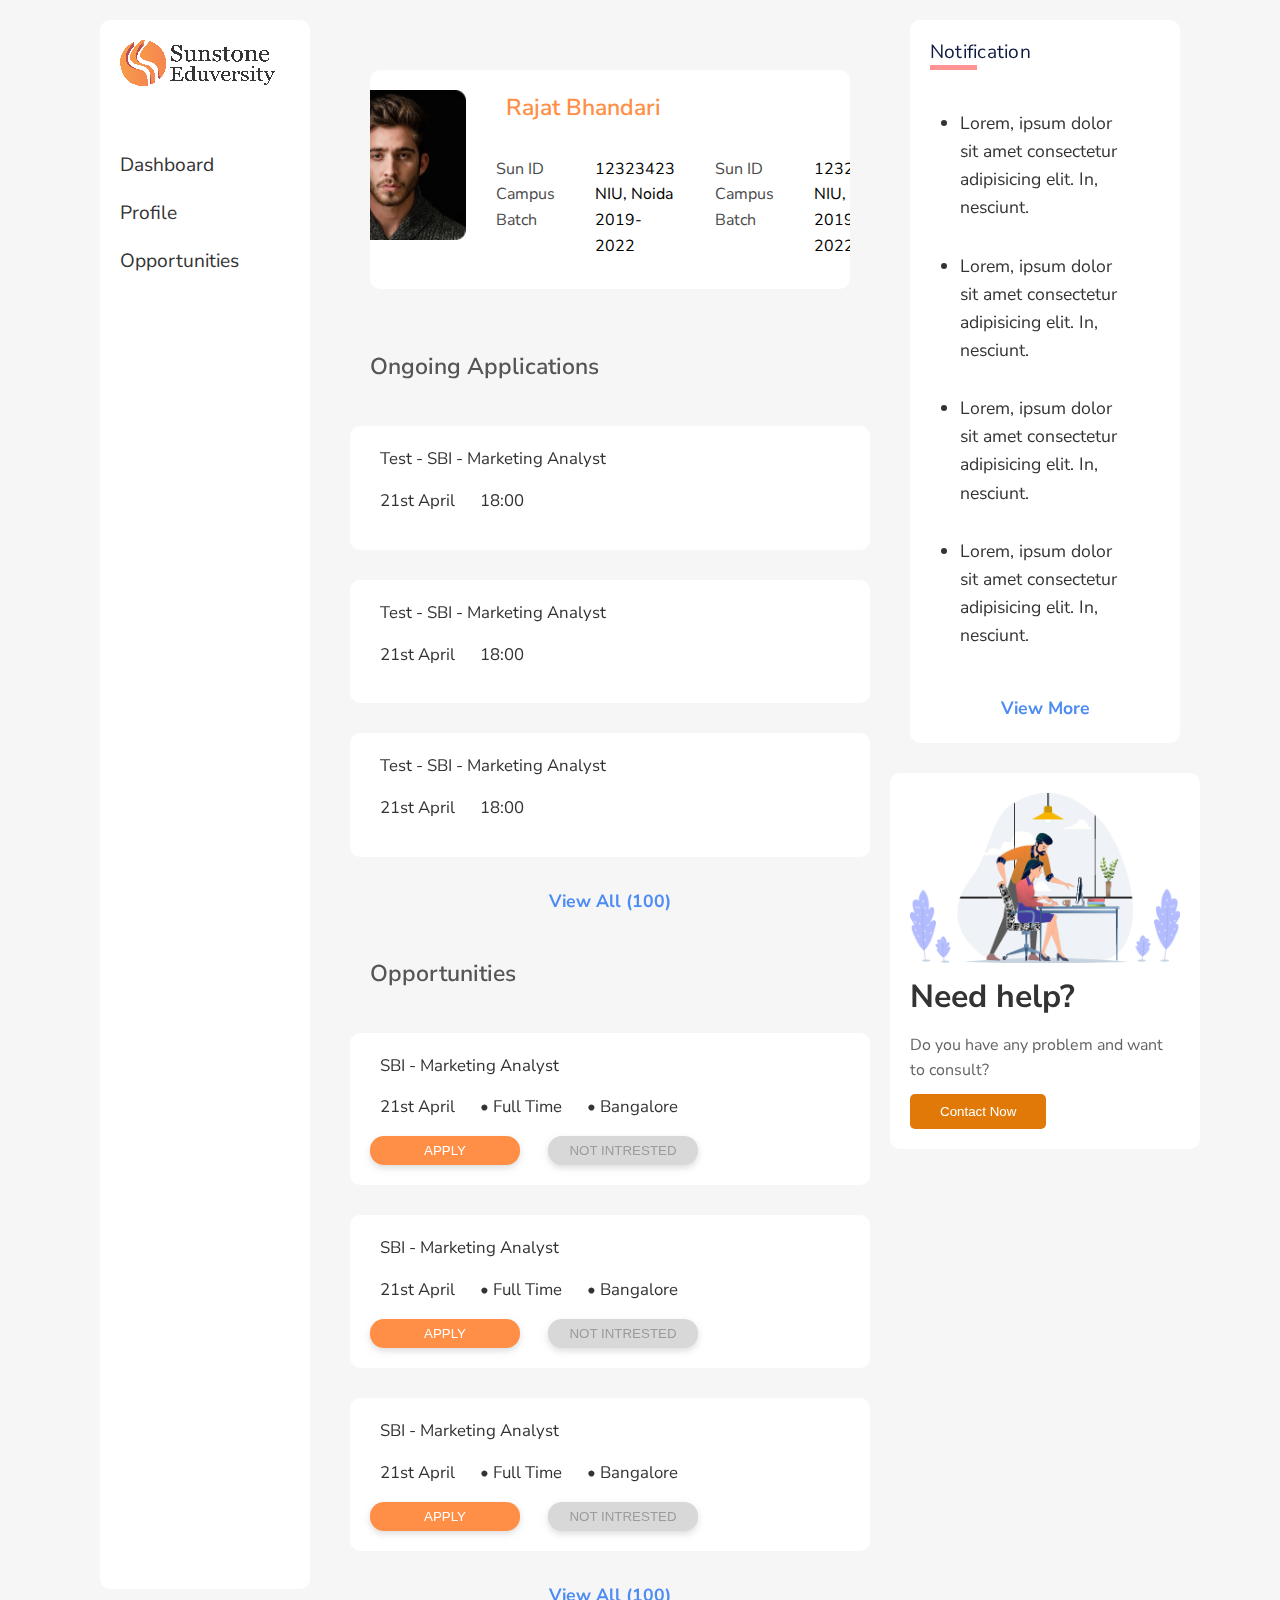
<file: index.html>
<!DOCTYPE html>
<html lang="en">

<head>
    <meta charset="UTF-8">
    <meta http-equiv="X-UA-Compatible" content="IE=edge">
    <meta name="viewport" content="width=device-width, initial-scale=1.0">
    <link rel="stylesheet" href="https://cdnjs.cloudflare.com/ajax/libs/font-awesome/6.1.1/css/all.min.css"
        integrity="sha512-KfkfwYDsLkIlwQp6LFnl8zNdLGxu9YAA1QvwINks4PhcElQSvqcyVLLD9aMhXd13uQjoXtEKNosOWaZqXgel0g=="
        crossorigin="anonymous" referrerpolicy="no-referrer" />
    <link rel="stylesheet" href="styles.css">
    <title>Profile</title>
</head>





<body>






    <!--                   Section 1 ------ Desktop                 -->

    <section class="desktop container">
        <div class="container grid grid-4">
            <div class="card navigation">
                <h1 class="lg"><img src="sunstone logo cdr 17 version.png" alt=""></h1>
                <a class="md" href=""><i class="fa-solid fa-house"></i>Dashboard</a>
                <a class="md" href=""><i class="fa-solid fa-user"></i>Profile</a>
                <a class="md" href=""><i class="fa-solid fa-suitcase"></i>Opportunities</a>

            </div>





            <!-- Intro -->
            <div class="intro">

                <div class="grid grid-5 container card">
                    <img class="pic" src="image.png" alt="">
                    <h1 class="name">Rajat Bhandari</h1>
                    <ul>

                        <li>Sun ID</li>
                        <li>Campus</li>
                        <li>Batch</li>
                    </ul>

                    <ul>
                        <li>12323423</li>
                        <li>NIU, Noida</li>
                        <li>2019-2022</li>
                    </ul>
                    <ul>
                        <li>Sun ID</li>
                        <li>Campus</li>
                        <li>Batch</li>
                    </ul>

                    <ul>
                        <li>12323423</li>
                        <li>NIU, Noida</li>
                        <li>2019-2022</li>
                    </ul>
                </div>




                <!--  Ongoing Applications  -->

                <h1 class="heading">Ongoing Applications</h1>
                <div class="card application">
                    <p>Test - SBI - Marketing Analyst</p>
                    <p><span><i class="fa-solid fa-calendar-days"></i>21st April</span><span><i
                                class="fa-solid fa-clock"></i>18:00</span>
                    </p>
                </div>
                <div class="card application">
                    <p>Test - SBI - Marketing Analyst</p>
                    <p><span><i class="fa-solid fa-calendar-days"></i>21st April</span><span><i
                                class="fa-solid fa-clock"></i>18:00</span>
                    </p>
                </div>
                <div class="card application">
                    <p>Test - SBI - Marketing Analyst</p>
                    <p><span><i class="fa-solid fa-calendar-days"></i>21st April</span><span><i
                                class="fa-solid fa-clock"></i>18:00</span>
                    </p>
                </div>
                <div class="text-center">
                    <a href="" class=" blue">View All (100)</a>
                </div>





                <!--  Opportunities  -->

                <h1 class="heading">Opportunities</h1>
                <div class="card application">
                    <p>SBI - Marketing Analyst</p>
                    <p><span>21st April</span>• Full Time<span><span></span>• Bangalore</span></p>
                    <button class="btn1">APPLY</button>
                    <button class="btn2">NOT INTRESTED</button>
                </div>

                <div class="card application">
                    <p>SBI - Marketing Analyst</p>
                    <p><span>21st April</span>• Full Time<span><span></span>• Bangalore</span></p>
                    <button class="btn1">APPLY</button>
                    <button class="btn2">NOT INTRESTED</button>
                </div>
                <div class="card application">
                    <p>SBI - Marketing Analyst</p>
                    <p><span>21st April</span>• Full Time<span><span></span>• Bangalore</span></p>
                    <button class="btn1">APPLY</button>
                    <button class="btn2">NOT INTRESTED</button>
                </div>
                <div class="text-center">
                    <a href="" class=" blue">View All (100)</a>
                </div>
            </div>
            <div>




                <!-- Notification -->

                <div class="card notification">
                    <p><span>Notifi</span>cation</p>
                    <ul>
                        <li>Lorem, ipsum dolor sit amet consectetur adipisicing elit. In, nesciunt.</li>
                        <li>Lorem, ipsum dolor sit amet consectetur adipisicing elit. In, nesciunt.</li>
                        <li>Lorem, ipsum dolor sit amet consectetur adipisicing elit. In, nesciunt.</li>
                        <li>Lorem, ipsum dolor sit amet consectetur adipisicing elit. In, nesciunt.</li>
                    </ul>
                    <div class="text-center">
                        <a href="" class=" blue">View More</a>
                    </div>
                </div>





                <!-- Help -->

                <div class="card help">
                    <img src="Group.png" alt="">
                    <h1>Need help?</h1>
                    <p>Do you have any problem and want to consult?</p>
                    <button class="btn">Contact Now</button>
                </div>
            </div>
    </section>





    <!--              Section 2 ----- Mobile                     -->

    <section class="mobile">





        <!--   Navbar    -->

        <div class="navbar">
            <div class="container flex">
                <h1 class="lg"><img src="sunstone logo cdr 17 version.png" alt=""></h1>
                <ul>
                    <li><a href=""><i class="fa-solid fa-bell"></i></a></li>
                    <li><a href=""><img class="user-pic" src="User-Pic.png" alt=""></a></li>
                </ul>
            </div>
        </div>





        <!--   Opportunities Card    -->

        <div class="Opportunities-card container grid text-center">
            <div class="card">
                <p>New</p>
                <p>Opportunities</p>
                <hr>
                <p class="number">24</p>
            </div>
            <div class="card">
                <p>Hot</p>
                <p>Opportunities</p>
                <hr>
                <p class="number">24</p>
            </div>

        </div>




        <!--   Ongoing Applications   -->

        <h1 class="heading">Ongoing Applications</h1>
        <div class="card application">
            <p>Test - SBI - Marketing Analyst</p>
            <p><span><i class="fa-solid fa-calendar-days"></i>21st April</span><span><i
                        class="fa-solid fa-clock"></i>18:00</span>
            </p>
        </div>
        <div class="card application">
            <p>Test - SBI - Marketing Analyst</p>
            <p><span><i class="fa-solid fa-calendar-days"></i>21st April</span><span><i
                        class="fa-solid fa-clock"></i>18:00</span>
            </p>
        </div>
        <div class="card application">
            <p>Test - SBI - Marketing Analyst</p>
            <p><span><i class="fa-solid fa-calendar-days"></i>21st April</span><span><i
                        class="fa-solid fa-clock"></i>18:00</span>
            </p>
        </div>
        <div class="text-center">
            <button class="btn1"> View All (100)</button>
        </div>




        <!--  Opportunities  -->

        <h1 class="heading">Opportunities</h1>
        <div class="card application">
            <p>SBI - Marketing Analyst</p>
            <p><span>21st April</span>• Full Time<span><span></span>• Bangalore</span></p>

        </div>

        <div class="card application">
            <p>SBI - Marketing Analyst</p>
            <p><span>21st April</span>• Full Time<span><span></span>• Bangalore</span></p>

        </div>
        <div class="card application">
            <p>SBI - Marketing Analyst</p>
            <p><span>21st April</span>• Full Time<span><span></span>• Bangalore</span></p>

        </div>
        <div class="text-center">
            <button class="btn1"> View All (100)</button>
        </div>
        </div>





        <!-- footer -->

        <footer class="container bottom flex">
            <a class="md" href=""><i class="fa-solid fa-house"></i></a>
            <a class="md" href=""><i class="fa-solid fa-user"></i></a>
            <a class="md" href=""><i class="fa-solid fa-suitcase"></i></a>

        </footer>
    </section>




</body>





</html>
</file>
<file: styles.css>
@import url('https://fonts.googleapis.com/css2?family=Nunito+Sans&display=swap');





:root {
    --primary-color: #E17908;
    --botton-background1: #FF8E46;
    --button-background2-color: #D8D8D8;
    --button-color2: ##9B9B9B;
}
* {
    box-sizing: border-box;
    padding: 0;
    margin: 0;
}
body {
    font-family: 'Nunito Sans', sans-serif;
    color: #333;
    background-color: #F6F6F6;
    line-height: 1.6;

}
ul {
    list-style-type: none;
}
a {
    text-decoration: none;
    color: #333;
}





/* Utilities */

.container{
    max-width: 1600px;
    margin: 0 auto;
    overflow: auto;
    padding: 0 40px;
}
.card {
    background-color: #fff;
    color: #333;
    border-radius: 10px;
    /* box-shadow: 0 3px 10px rgba(0,0,0,0.2); */
    padding: 20px;
    margin: 10px;
}
.grid {
    display: grid;
    grid-template-columns: repeat(2, 1fr);
    gap:20px;
    justify-content: center;
    height: auto;
}
.flex {
    display: flex;
    /* justify-content: center; */
    align-items: center;
    height: 100%;
}
.card{
    margin: 20px;
}

i{
    width: 32px;
}
.grid-3{
    grid-template-columns: repeat(3, 1fr);
}
.grid-4{
    grid-template-columns: repeat(4, 1fr);
}
.grid-5{
    grid-template-columns: repeat(5, 1fr);
}
.text-center {
    text-align: center;
}

.sm{
    font-size: 1rem;
}

.md{
    font-size: 1.3rem;
}

.lg{
    font-size: 2rem;
}
.xl {
    font-size: 2.5rem
}





/*                              Desktop */





/* Buttons */

.btn {
    padding: 10px 30px;
    cursor: pointer;
    background-color: var(--primary-color);
    color: #fff;
    border: none;
    border-radius: 5px;
    
}
.btn1{
    height: 29px;
    width: 150px;
    cursor: pointer;
    background-color: var(--botton-background1);
    color: #fff;
    border: none;
    border-radius: 14px;
    box-shadow: 0 3px 6px 0 rgba(190,190,190,0.5);
    margin-right: 24px;

}
.btn2{
    height: 29px;
    width: 150px;
    cursor: pointer;
    background-color: var(--button-background2-color);
    color: var(--button-color2);
    color:  #9B9B9B;
    border: none;
    border-radius: 14px;
    box-shadow: 0 3px 6px 0 rgba(190,190,190,0.5);
}
.btn:hover{
    transform: scale(0.98);
}
.btn1:hover{
    transform: scale(0.98);
}
.btn2:hover{
    transform: scale(0.98);
}





/* Navigation */

.navigation a{
    line-height: 2.5;
    display: block;
    font-size: 1.2rem;
}
.navigation a:nth-of-type(1){
    margin-top:40px ;
}
.navigation a:hover{
    color: #FF8E46;
}
.blue{
    font-size: 1.1rem;
    color: #4D8CF4;
    font-weight: 700;
    line-height: 1.6;
}





/* Notification */

.notification ul{
    list-style-type: disc;
    font-size: 1.1rem;
    padding: 30px
}
.notification li{
    line-height: 1.6;
    padding: 15px 0;
}
.notification h1{
    padding-bottom: 5px;
}
.notification p:nth-of-type(1){
    height: 24px;
    width: 108px;
    color: #0E1B42;
    font-size: 19.2px;
    letter-spacing: 0.24px;
    line-height: 24px;
    padding-bottom: 0;
}
.notification span:nth-of-type(1){
    border-bottom: 5px solid #FF9292;
}





/* Help */

.help img{
    width: 270px;
    height: 170px;
}
.help p{
    color: #222;
    opacity: .7;
    padding: 10px 0;
}
.help {
    margin: 30px 0;
}





/* Intro */

.intro{
    grid-column: 2/ span 2;
    font-size: 1rem;
    padding-top: 50px;
}
.intro h1{
    grid-column: 2/span 4;
    font-size: 23px;
    padding-left: 20px;
    font-weight: 600;
    color: #555;
}
.intro ul:nth-of-type(odd){
    color:#4A4A4A;
}

.intro ul:nth-of-type(even){
    color:#000;
}
.intro ul{
    padding: 10px;
}
.intro .name{
    color: #FF8E46;
}
.intro .pic{
    width: 150px;
    grid-row: 1/ span 2;
}





/* application */

.application span{
    padding: 0 25px 0 0;
}
.application p{
    padding: 0 10px 15px 10px;
    font-size: 1.05rem;
}
.application i{
    color: #222;
}

.application{
    margin: 30px 0;
}

.heading{
    padding: 40px 10px 10px 10px;
}



/*                    Mobile                               */






/* Navbar */


.navbar {
    background-color: #fff;
    height: 70px;
}

.navbar .flex{
    justify-content: space-between;
}
.navbar ul {
    display: flex;
}
.navbar a {
    color: #333;
    padding: 10px;
    margin: 0 5px;
}
.navbar i{
    color: #333;
    font-size: 30px;
}
.navbar .user-pic{
    width: 30px;
}




/* Oportunities Card */

.Opportunities-card{
    padding-top: 30px;
}

.number{
    margin-top: 7px;
    color: #4A90E2;
    font-weight: bold;
    font-size: 2rem;
}





/* Footer */

footer{
    background-color: #FF8E46;
    justify-content: space-evenly;
}
footer i{
    padding: 20px;
    font-size: 1.6rem;
}

.bottom{
    margin-top: 50px;
    height: 58px;
    width: 500px;
    background-color: #FFAB74;
    overflow: hidden;
}




/*                   Media Queries */



  
  
@media(min-width: 501px){
    .mobile{
        display: none;
    }
}


@media(max-width: 500px){
    .desktop{
        display: none;
    }

    .heading{
        padding-left: 25px;
        color:#6F6F6F;
        font-weight: 400;
        line-height: 1.6;
        font-size: 1.5rem;
    }

    .application p:nth-of-type(1){
        color: #727272;
    }

    .btn1{
        background-color: #fff;
        color: #FF8E46;
        border: 2px solid #FF8E46;
        box-shadow: none;
        margin: 10px;
    }

    .application p{
        font-size: .9rem;
    }

    .Opportunities-card{
        font-size: .7rem;
    }

    .Opportunities-card p:nth-of-type(2){
        margin-bottom: 7px;
    }

    .number{
        font-size: 1.4rem;
    }
    .navbar a {
        padding: 0;
        margin: 0;
        padding-right: 20px;
    }
    .navbar i{
        font-size: 20px;
    }
    .navbar .user-pic{
        width: 20px;
        
    }

    .navbar img{
        width: 100px;
    }

    .container{
        padding: 0 10px;
        max-width: 500px;
        width: 100%;
    }

   html{
       height: 100%;
   }

   hr{
       opacity: 0.2;
       color:#979797
   }

}

@media(max-width: 320px){
    @media(max-width: 320px){
        .desktop{
            display: none;
        }
    
        .heading{
            padding-left: 25px;
            color:#6F6F6F;
            font-weight: 400;
            line-height: 1.6;
            font-size: 1.2rem;
        }
    
        .application p:nth-of-type(1){
            color: #727272;
        }
    
        .btn1{
            background-color: #fff;
            color: #FF8E46;
            border: 2px solid #FF8E46;
            box-shadow: none;
            margin: 10px;
        }
    
        .application p{
            font-size: .6rem;
        }
    
        .Opportunities-card{
            font-size: .6rem;
        }
    
        .Opportunities-card p:nth-of-type(2){
            margin-bottom: 7px;
        }
    
        .number{
            font-size: 1.4rem;
        }
        .navbar a {
            padding: 0;
            margin: 0;
            padding-right: 20px;
        }
        .navbar i{
            font-size: 20px;
        }
        .navbar .user-pic{
            width: 20px;
            
        }
    
        .navbar img{
            width: 100px;
        }
    
        .container{
            padding: 0 10px;
            max-width: 320px;
            width: 100%;
        }
    
       html{
           height: 100%;
       }
    
       hr{
           opacity: 0.2;
           color:#979797
       }
    
    }








}
</file>
